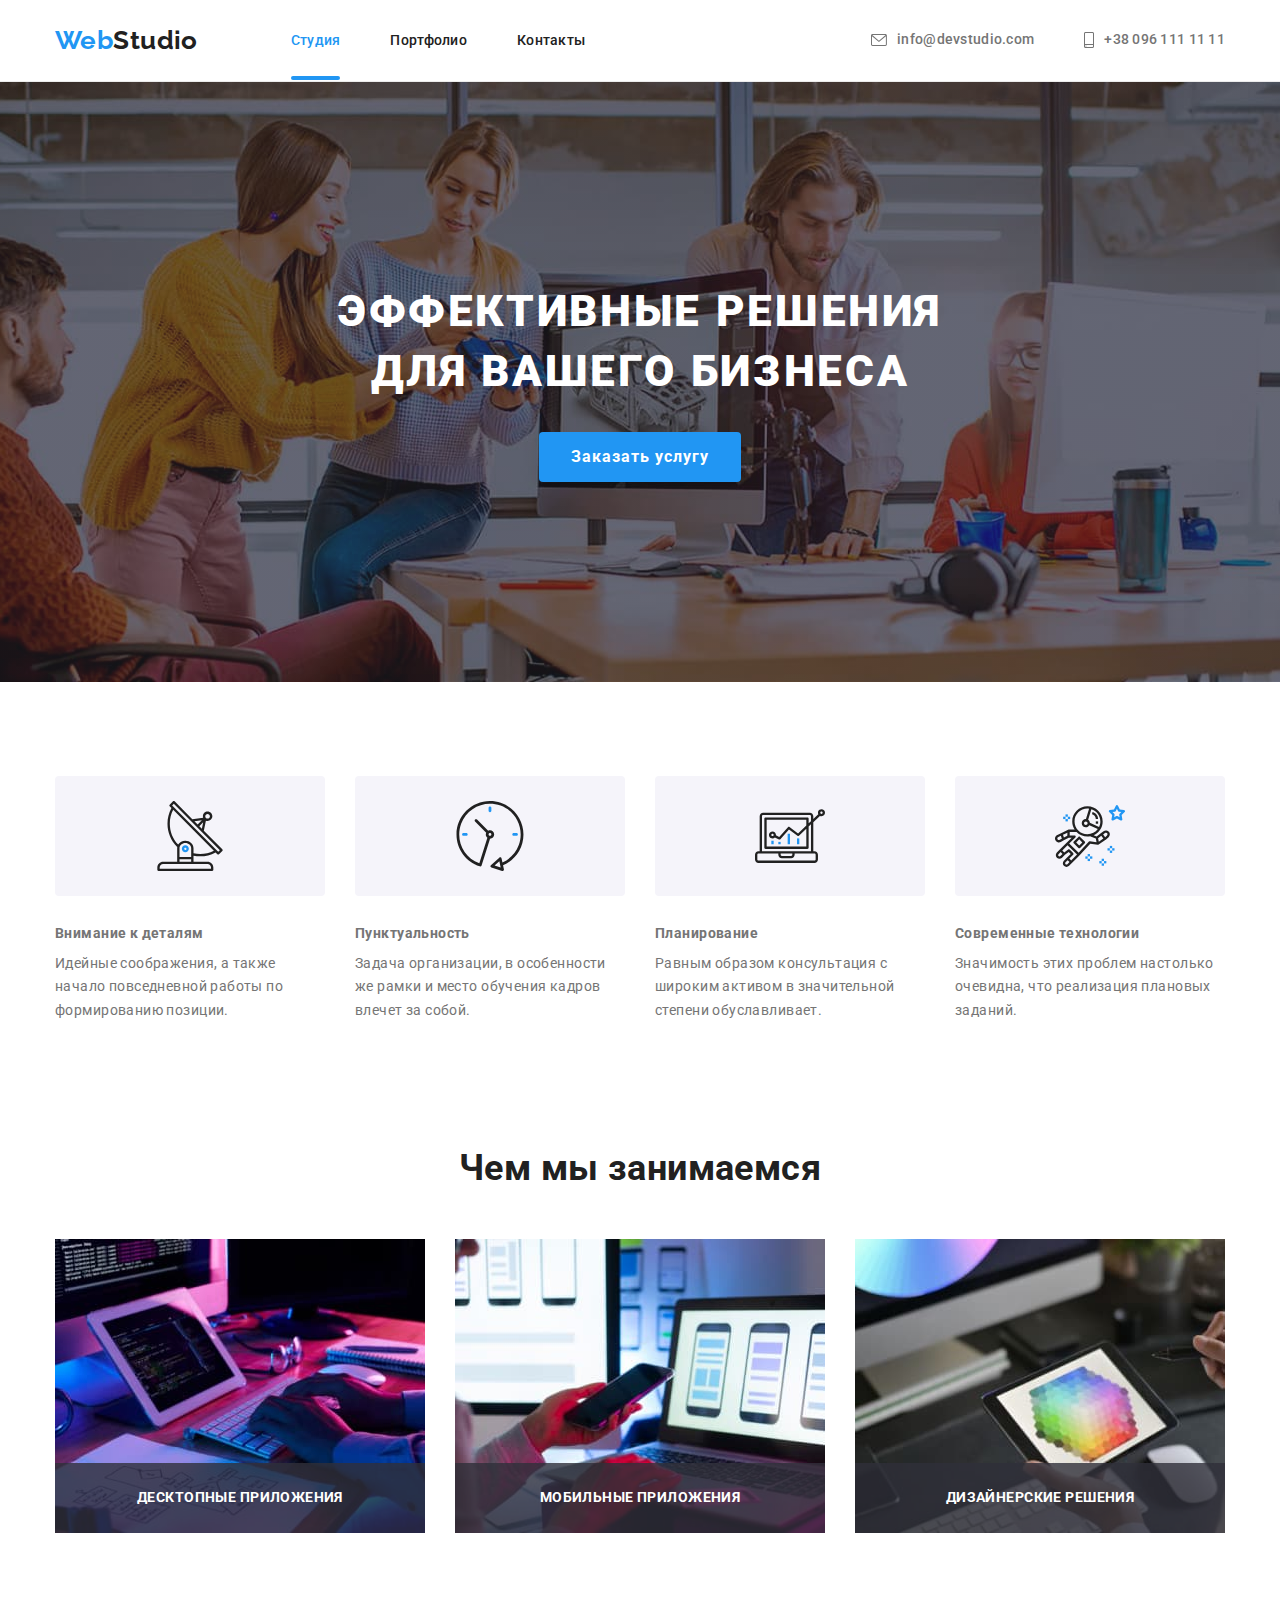
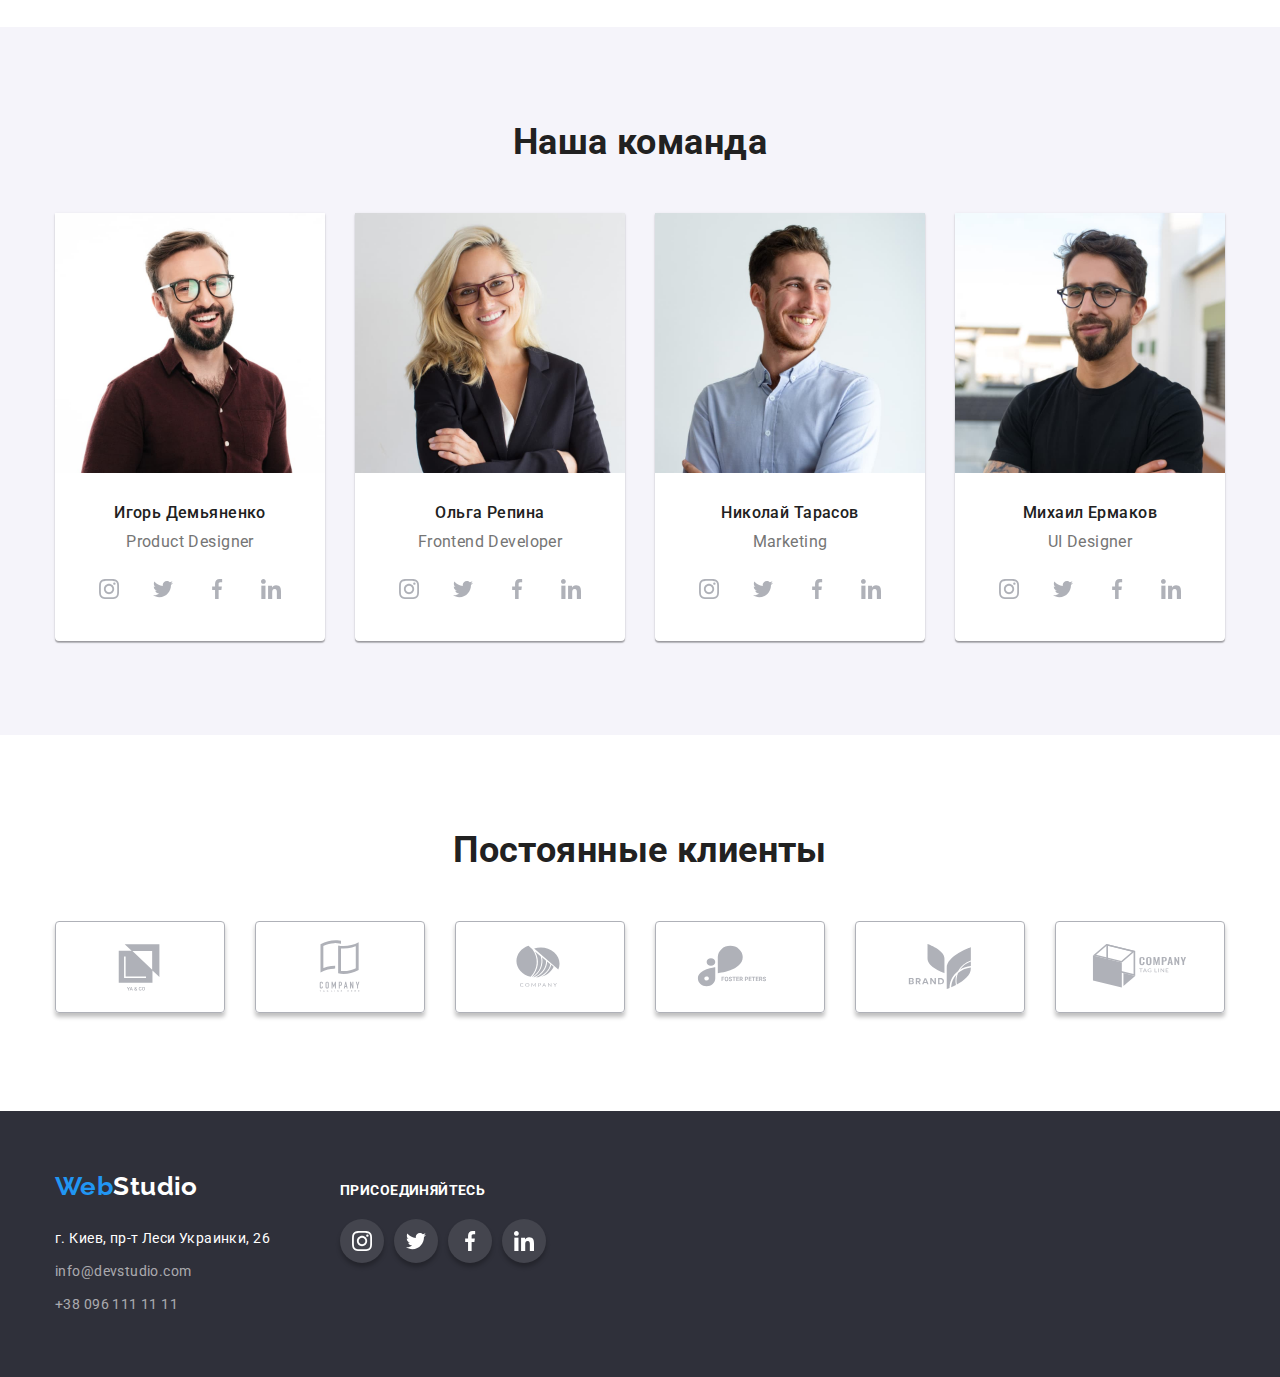
<file: index.html>
<!DOCTYPE html>
<html lang="ru">
  <head>
    <meta charset="UTF-8" />
    <meta http-equiv="X-UA-Compatible" content="IE=edge" />
    <meta name="viewport" content="width=device-width, initial-scale=1.0" />
    <title>Studia</title>
    <link rel="preconnect" href="https://fonts.gstatic.com" />
    <link
      href="https://fonts.googleapis.com/css2?family=Raleway:wght@700&family=Roboto:wght@400;500;700;900&display=swap"
      rel="stylesheet"
    />
    <link
      rel="stylesheet"
      href="https://cdnjs.cloudflare.com/ajax/libs/modern-normalize/1.1.0/modern-normalize.min.css"
    />
    <link rel="stylesheet" href="./css/styles.css" />
  </head>
  <body>
    <!-- Шапка Сайта-->
    <header>
      <div class="container main-nav">
        <a href="./index.html" class="logo"
          >Web<span class="accent">Studio</span></a
        >
        <nav>
          <ul class="site-nav list">
            <li class="item"><a href="/" class="current">Студия</a></li>
            <li class="item"><a href="./portfolio.html">Портфолио</a></li>
            <li class="item"><a href="/">Контакты</a></li>
          </ul>
        </nav>
        <ul class="contacts-list">
          <li class="item">
            <a href="mailto:info@devstudio.com" class="envelope">
              <svg width="16px" height="12px" class="envelope-icon">
                <use href="./images/symbol-defs.svg#icon-envelope"></use>
              </svg>
              info@devstudio.com</a
            >
          </li>
          <li class="item">
            <a href="tel:+380961111111" class="envelope">
              <svg class="envelope-icon" width="10px" height="16px">
                <use href="./images/symbol-defs.svg#icon-smartphone"></use>
              </svg>
              +38 096 111 11 11</a
            >
          </li>
        </ul>
      </div>
    </header>
    <main>
      <!-- Решения для бизнеса-->
      <section class="hero">
        <h1 class="hero-title">Эффективные решения<br />для вашего бизнеса</h1>
        <button type="button" class="button" data-modal-open>
          Заказать услугу
        </button>
      </section>
      <div class="backdrop is-hidden" data-modal>
        <div class="modal">
          <button type="button" class="modal-button" data-modal-close>
            <svg class="modal-close-icon" width="11" height="11">
              <use href="./images/symbol-defs.svg#icon-close"></use>
            </svg>
          </button>
        </div>
      </div>
      <!-- Особенности в работах-->
      <section class="section">
        <div class="container">
          <h2 class="visually-hidden">Особенности в работах</h2>
          <ul class="list-text">
            <li class="list-text-item">
              <div class="list-text-icons">
                <svg width="70px" height="70px">
                  <use href="./images/symbol-defs.svg#icon-antenna"></use>
                </svg>
              </div>
              <h3>Внимание к деталям</h3>
              <p>
                Идейные соображения, а также начало повседневной работы по
                формированию позиции.
              </p>
            </li>
            <li class="list-text-item clock">
              <div class="list-text-icons">
                <svg width="70px" height="70px">
                  <use href="./images/symbol-defs.svg#icon-clock"></use>
                </svg>
              </div>
              <h3>Пунктуальность</h3>
              <p>
                Задача организации, в особенности же рамки и место обучения
                кадров влечет за собой.
              </p>
            </li>
            <li class="list-text-item diagram">
              <div class="list-text-icons">
                <svg width="70px" height="70px">
                  <use href="./images/symbol-defs.svg#icon-diagram"></use>
                </svg>
              </div>
              <h3>Планирование</h3>
              <p>
                Равным образом консультация с широким активом в значительной
                степени обуславливает.
              </p>
            </li>
            <li class="list-text-item astronaut">
              <div class="list-text-icons">
                <svg width="70px" height="70px">
                  <use href="./images/symbol-defs.svg#icon-astronaut"></use>
                </svg>
              </div>
              <h3>Современные технологии</h3>
              <p>
                Значимость этих проблем настолько очевидна, что реализация
                плановых заданий.
              </p>
            </li>
          </ul>
        </div>
      </section>
      <!-- Чем мы занимаемся-->
      <section class="section work">
        <div class="container">
          <h2 class="section-title">Чем мы занимаемся</h2>
          <ul class="list">
            <li>
              <div class="list-work">
                <img
                  src="./images/planshet.jpg"
                  alt="печать текста на клавиатуре"
                  width="370"
                />
                <p class="overlay-work">Десктопные приложения</p>
              </div>
            </li>
            <li>
              <div class="list-work">
                <img
                  src="./images/telefon.jpg"
                  alt="с телефоном в руках"
                  width="370"
                />
                <p class="overlay-work">Мобильные приложения</p>
              </div>
            </li>
            <li>
              <div class="list-work">
                <img
                  src="./images/risunok.jpg"
                  alt="с планшетом в руках"
                  width="370"
                />
                <p class="overlay-work">Дизайнерские решения</p>
              </div>
            </li>
          </ul>
        </div>
      </section>
      <!-- Команда-->
      <section class="section-our-team">
        <div class="container">
          <h2 class="section-title">Наша команда</h2>
          <ul class="list">
            <li class="list-item">
              <img
                src="./images/igordemjanenko.jpg"
                alt="Игорь Демьяненко"
                width="270"
              />

              <h3>Игорь Демьяненко</h3>
              <p>Product Designer</p>

              <ul class="list-icons-team">
                <li>
                  <a href="https://www.instagram.com/" class="icons-team">
                    <svg class="icon-team" width="20px" height="20px">
                      <use href="./images/symbol-defs.svg#icon-instagram"></use>
                    </svg>
                  </a>
                </li>
                <li>
                  <a href="https://www.twitter.com/" class="icons-team">
                    <svg class="icon-team" width="20px" height="20px">
                      <use href="./images/symbol-defs.svg#icon-twitter"></use>
                    </svg>
                  </a>
                </li>
                <li>
                  <a href="https://www.facebook.com/" class="icons-team">
                    <svg class="icon-team" width="20px" height="20px">
                      <use href="./images/symbol-defs.svg#icon-facebook"></use>
                    </svg>
                  </a>
                </li>
                <li>
                  <a href="https://www.linkedin.com/" class="icons-team">
                    <svg class="icon-team" width="20px" height="20px">
                      <use href="./images/symbol-defs.svg#icon-linkedin"></use>
                    </svg>
                  </a>
                </li>
              </ul>
            </li>
            <li class="list-item">
              <img
                src="./images/olgarepina.jpg"
                alt="Ольга Репина"
                width="270"
              />

              <h3>Ольга Репина</h3>
              <p>Frontend Developer</p>

              <ul class="list-icons-team">
                <li>
                  <a href="https://www.instagram.com/" class="icons-team">
                    <svg class="icon-team" width="20px" height="20px">
                      <use href="./images/symbol-defs.svg#icon-instagram"></use>
                    </svg>
                  </a>
                </li>
                <li>
                  <a href="https://www.twitter.com/" class="icons-team">
                    <svg class="icon-team" width="20px" height="20px">
                      <use href="./images/symbol-defs.svg#icon-twitter"></use>
                    </svg>
                  </a>
                </li>
                <li>
                  <a href="https://www.facebook.com/" class="icons-team">
                    <svg class="icon-team" width="20px" height="20px">
                      <use href="./images/symbol-defs.svg#icon-facebook"></use>
                    </svg>
                  </a>
                </li>
                <li>
                  <a href="https://www.linkedin.com/" class="icons-team">
                    <svg class="icon-team" width="20px" height="20px">
                      <use href="./images/symbol-defs.svg#icon-linkedin"></use>
                    </svg>
                  </a>
                </li>
              </ul>
            </li>
            <li class="list-item">
              <img
                src="./images/nikolajtarasov.jpg"
                alt="Николай Тарасов"
                width="270"
              />

              <h3>Николай Тарасов</h3>
              <p>Marketing</p>

              <ul class="list-icons-team">
                <li>
                  <a href="https://www.instagram.com/" class="icons-team">
                    <svg class="icon-team" width="20px" height="20px">
                      <use href="./images/symbol-defs.svg#icon-instagram"></use>
                    </svg>
                  </a>
                </li>
                <li>
                  <a href="https://www.twitter.com/" class="icons-team">
                    <svg class="icon-team" width="20px" height="20px">
                      <use href="./images/symbol-defs.svg#icon-twitter"></use>
                    </svg>
                  </a>
                </li>
                <li>
                  <a href="https://www.facebook.com/" class="icons-team">
                    <svg class="icon-team" width="20px" height="20px">
                      <use href="./images/symbol-defs.svg#icon-facebook"></use>
                    </svg>
                  </a>
                </li>
                <li>
                  <a href="https://www.linkedin.com/" class="icons-team">
                    <svg class="icon-team" width="20px" height="20px">
                      <use href="./images/symbol-defs.svg#icon-linkedin"></use>
                    </svg>
                  </a>
                </li>
              </ul>
            </li>
            <li class="list-item">
              <img
                src="./images/mikhailyermakov.jpg"
                alt="Михаил Ермаков"
                width="270"
              />

              <h3>Михаил Ермаков</h3>
              <p>UI Designer</p>

              <ul class="list-icons-team">
                <li>
                  <a href="https://www.instagram.com/" class="icons-team">
                    <svg class="icon-team" width="20px" height="20px">
                      <use href="./images/symbol-defs.svg#icon-instagram"></use>
                    </svg>
                  </a>
                </li>
                <li>
                  <a href="https://www.twitter.com/" class="icons-team">
                    <svg class="icon-team" width="20px" height="20px">
                      <use href="./images/symbol-defs.svg#icon-twitter"></use>
                    </svg>
                  </a>
                </li>
                <li>
                  <a href="https://www.facebook.com/" class="icons-team">
                    <svg class="icon-team" width="20px" height="20px">
                      <use href="./images/symbol-defs.svg#icon-facebook"></use>
                    </svg>
                  </a>
                </li>
                <li>
                  <a href="https://www.linkedin.com/" class="icons-team">
                    <svg class="icon-team" width="20px" height="20px">
                      <use href="./images/symbol-defs.svg#icon-linkedin"></use>
                    </svg>
                  </a>
                </li>
              </ul>
            </li>
          </ul>
        </div>
      </section>
      <section class="our-clients">
        <div class="container">
          <h2 class="section-title">Постоянные клиенты</h2>
          <ul class="list-logos">
            <li class="svg-logo-list">
              <a href="/" class="logo-client">
                <svg width="106px" height="60px" class="svg-logo">
                  <use href="./images/symbol-defs.svg#icon-Logo1"></use>
                </svg>
              </a>
            </li>
            <li class="svg-logo-list">
              <a href="/" class="logo-client">
                <svg width="106px" height="60px" class="svg-logo">
                  <use href="./images/symbol-defs.svg#icon-Logo2"></use>
                </svg>
              </a>
            </li>
            <li class="svg-logo-list">
              <a href="/" class="logo-client">
                <svg width="106px" height="60px" class="svg-logo">
                  <use href="./images/symbol-defs.svg#icon-Logo3"></use>
                </svg>
              </a>
            </li>
            <li class="svg-logo-list">
              <a href="/" class="logo-client">
                <svg width="106px" height="60px" class="svg-logo">
                  <use href="./images/symbol-defs.svg#icon-Logo4"></use>
                </svg>
              </a>
            </li>
            <li class="svg-logo-list">
              <a href="/" class="logo-client">
                <svg width="106px" height="60px" class="svg-logo">
                  <use href="./images/symbol-defs.svg#icon-Logo5"></use>
                </svg>
              </a>
            </li>
            <li class="svg-logo-list">
              <a href="/" class="logo-client">
                <svg width="106px" height="60px" class="svg-logo">
                  <use href="./images/symbol-defs.svg#icon-Logo6"></use>
                </svg>
              </a>
            </li>
          </ul>
        </div>
      </section>
    </main>
    <!--Футер-->
    <footer>
      <div class="container footer-container">
        <div class="nav-footer">
          <a href="/" class="logo logo-footer"
            >Web<span class="accent-footer">Studio</span></a
          >
          <address>
            <ul class="list-footer">
              <li>
                <a
                  class="adress"
                  href="https://goo.gl/maps/MWfXR5edQ5mQwXb56"
                  target="_blank"
                  rel="noreferrer noopener"
                  title="карты google"
                  >г. Киев, пр-т Леси Украинки, 26</a
                >
              </li>
              <li>
                <a class="contacts-footer" href="mailto:info@devstudio.com"
                  >info@devstudio.com</a
                >
              </li>
              <li>
                <a class="contacts-footer" href="tel:+380961111111"
                  >+38 096 111 11 11</a
                >
              </li>
            </ul>
          </address>
        </div>
        <div class="icons-nav-footer">
          <p class="text-footer">Присоединяйтесь</p>
          <ul class="list-icons-footer">
            <li>
              <a href="https://www.instagram.com/" class="icons-footer">
                <svg class="icon-footer" width="20px" height="20px">
                  <use href="./images/symbol-defs.svg#icon-instagram"></use>
                </svg>
              </a>
            </li>
            <li>
              <a href="https://www.twitter.com/" class="icons-footer">
                <svg class="icon-footer" width="20px" height="20px">
                  <use href="./images/symbol-defs.svg#icon-twitter"></use>
                </svg>
              </a>
            </li>
            <li>
              <a href="https://www.facebook.com/" class="icons-footer">
                <svg class="icon-footer" width="20px" height="20px">
                  <use href="./images/symbol-defs.svg#icon-facebook"></use>
                </svg>
              </a>
            </li>
            <li>
              <a href="https://www.linkedin.com/" class="icons-footer">
                <svg class="icon-footer" width="20px" height="20px">
                  <use href="./images/symbol-defs.svg#icon-linkedin"></use>
                </svg>
              </a>
            </li>
          </ul>
        </div>
      </div>
    </footer>
    <script src="./modal.js"></script>
  </body>
</html>
</file>
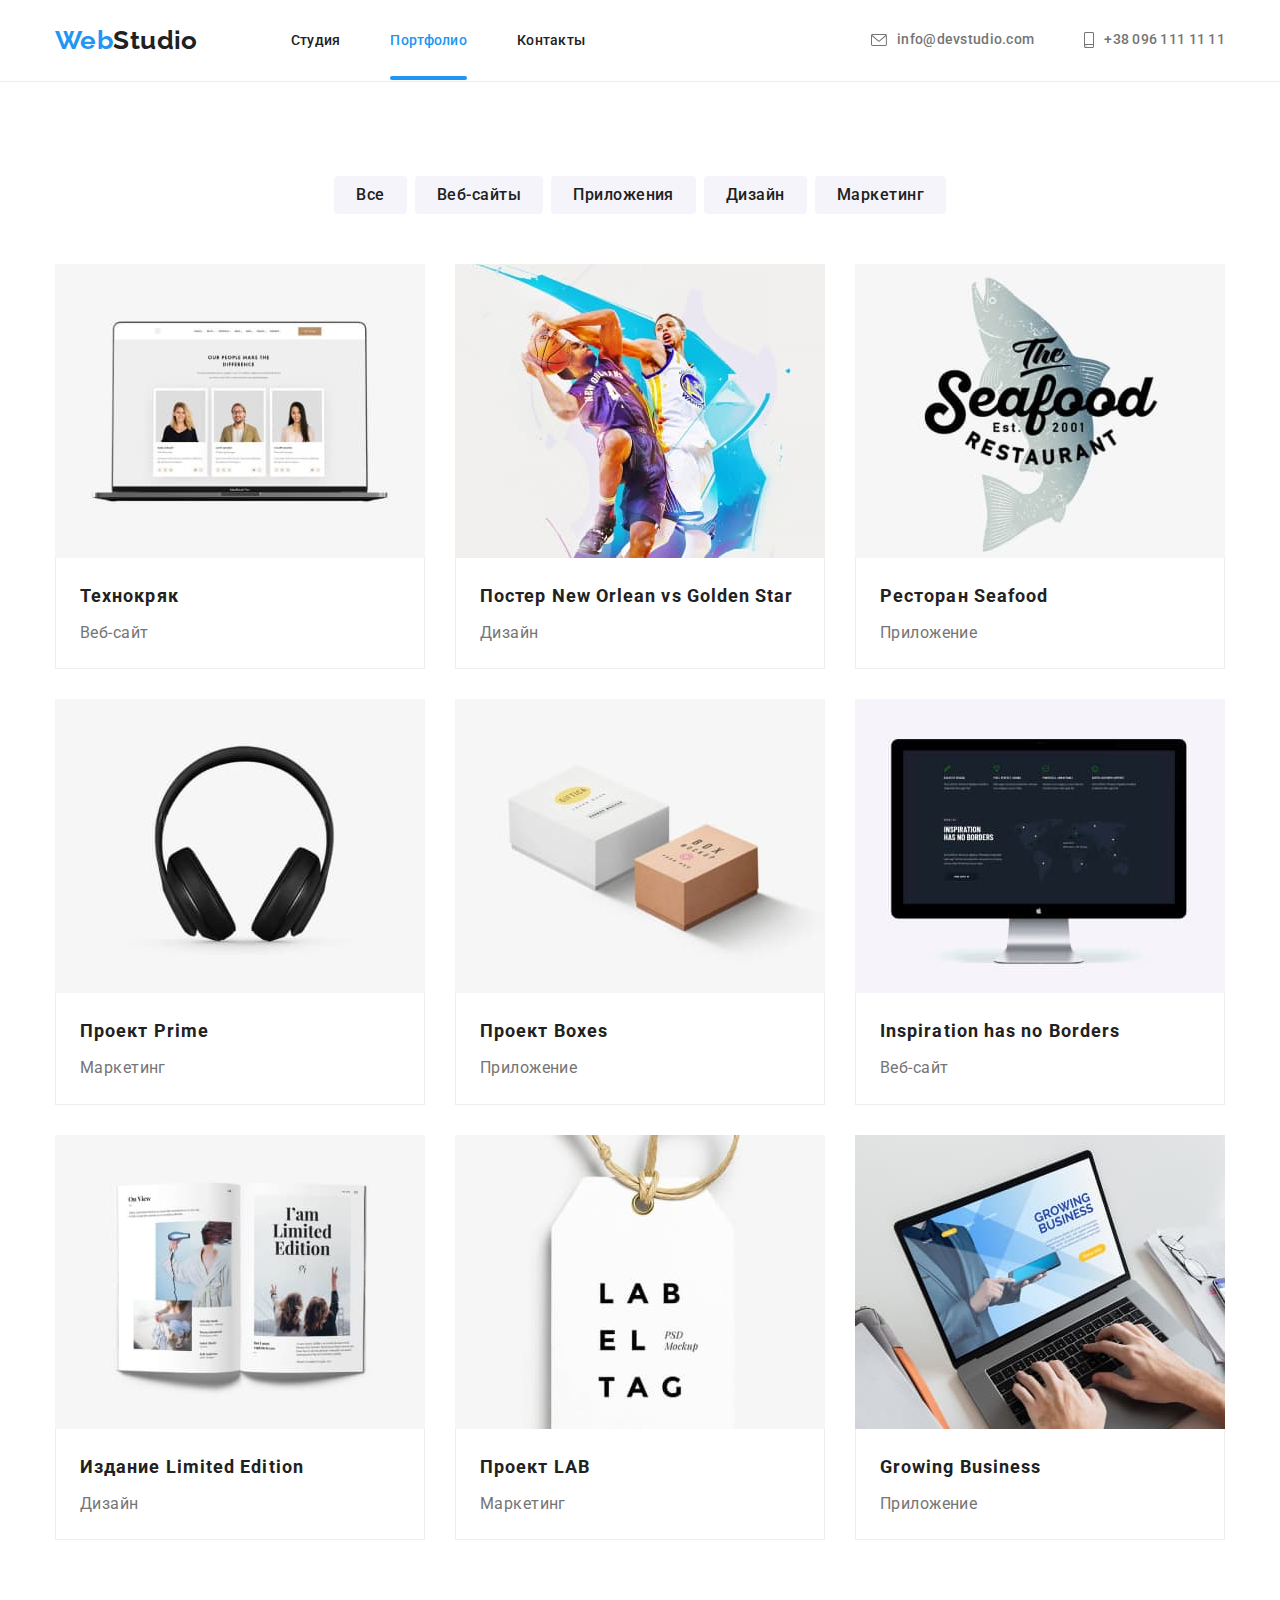
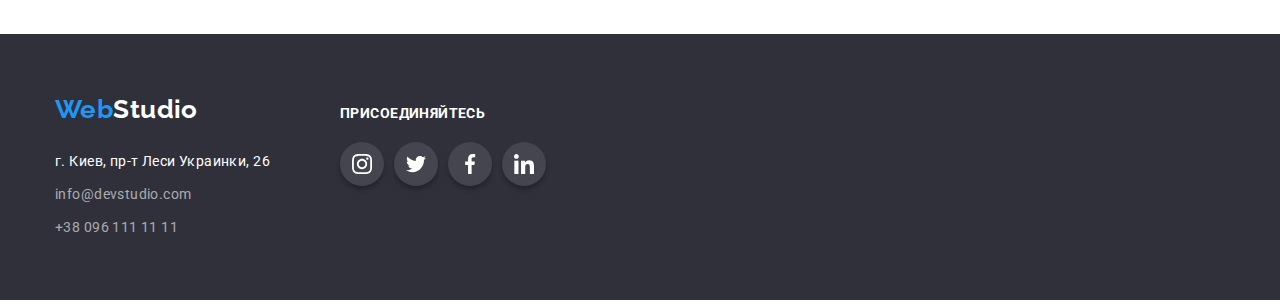
<file: portfolio.html>
<!DOCTYPE html>
<html lang="ru">
  <head>
    <meta charset="UTF-8" />
    <meta http-equiv="X-UA-Compatible" content="IE=edge" />
    <meta name="viewport" content="width=device-width, initial-scale=1.0" />
    <title>portfolio</title>
    <link rel="preconnect" href="https://fonts.gstatic.com" />
    <link
      href="https://fonts.googleapis.com/css2?family=Raleway:wght@700&family=Roboto:wght@400;500;700;900&display=swap"
      rel="stylesheet"
    />
    <link
      rel="stylesheet"
      href="https://cdnjs.cloudflare.com/ajax/libs/modern-normalize/1.1.0/modern-normalize.min.css"
    />
    <link rel="stylesheet" href="./css/styles.css" />
  </head>
  <body>
    <!-- Шапка Сайта-->
    <header>
      <div class="container main-nav">
        <a href="./index.html" class="logo"
          >Web<span class="accent">Studio</span></a
        >
        <nav>
          <ul class="site-nav list">
            <li class="item">
              <a href="./index.html">Студия</a>
            </li>
            <li class="item"><a href="/" class="current">Портфолио</a></li>
            <li class="item"><a href="/">Контакты</a></li>
          </ul>
        </nav>
        <ul class="contacts-list">
          <li class="item">
            <a href="mailto:info@devstudio.com" class="envelope">
              <svg width="16px" height="12px" class="envelope-icon">
                <use href="./images/symbol-defs.svg#icon-envelope"></use>
              </svg>
              info@devstudio.com</a
            >
          </li>
          <li class="item">
            <a href="tel:+380961111111" class="envelope">
              <svg class="envelope-icon" width="10px" height="16px">
                <use href="./images/symbol-defs.svg#icon-smartphone"></use>
              </svg>
              +38 096 111 11 11</a
            >
          </li>
        </ul>
      </div>
    </header>
    <main>
      <section class="section">
        <div class="container">
          <h1 class="visually-hidden">Примеры работ</h1>
          <ul class="list-button">
            <li>
              <button type="button" class="filter-button">Все</button>
            </li>
            <li>
              <button type="button" class="filter-button">Веб-сайты</button>
            </li>
            <li>
              <button type="button" class="filter-button">Приложения</button>
            </li>
            <li>
              <button type="button" class="filter-button">Дизайн</button>
            </li>
            <li>
              <button type="button" class="filter-button">Маркетинг</button>
            </li>
          </ul>
          <ul class="list-photo">
            <li class="list-element">
              <a href="/" class="link-portfolio">
                <div class="list-photo-wraper">
                  <img
                    src="./images/webpage.jpg"
                    alt="три человека"
                    width="370"
                  />
                  <p class="overlay">
                    Ресурс предлагает комплексные предложения с разным уровнем
                    функционала и сервисов. Все это позволит посетителю получить
                    исчерпывающие сведения о компании или частном лице.
                  </p>
                </div>

                <div class="list-photo-element">
                  <h2>Технокряк</h2>
                  <p>Веб-сайт</p>
                </div>
              </a>
            </li>
            <li class="list-element">
              <a href="/" class="link-portfolio">
                <div class="list-photo-wraper">
                  <img
                    src="./images/poster.jpg"
                    alt="баскетболисты"
                    width="370"
                  />
                  <p class="overlay">
                    Ресурс предлагает комплексные предложения с разным уровнем
                    функционала и сервисов. Все это позволит посетителю получить
                    исчерпывающие сведения о компании или частном лице.
                  </p>
                </div>
                <div class="list-photo-element">
                  <h2>Постер New Orlean vs Golden Star</h2>
                  <p>Дизайн</p>
                </div>
              </a>
            </li>
            <li class="list-element">
              <a href="/" class="link-portfolio">
                <div class="list-photo-wraper">
                  <img
                    src="./images/restaurant.jpg"
                    alt="емблема ресторана"
                    width="370"
                  />
                  <p class="overlay">
                    Ресурс предлагает комплексные предложения с разным уровнем
                    функционала и сервисов. Все это позволит посетителю получить
                    исчерпывающие сведения о компании или частном лице.
                  </p>
                </div>
                <div class="list-photo-element">
                  <h2>Ресторан Seafood</h2>
                  <p>Приложение</p>
                </div>
              </a>
            </li>
            <li class="list-element">
              <a href="/" class="link-portfolio">
                <div class="list-photo-wraper">
                  <img src="./images/music.jpg" alt="наушники" width="370" />
                  <p class="overlay">
                    Ресурс предлагает комплексные предложения с разным уровнем
                    функционала и сервисов. Все это позволит посетителю получить
                    исчерпывающие сведения о компании или частном лице.
                  </p>
                </div>
                <div class="list-photo-element">
                  <h2>Проект Prime</h2>
                  <p>Маркетинг</p>
                </div>
              </a>
            </li>
            <li class="list-element">
              <a href="/" class="link-portfolio">
                <div class="list-photo-wraper">
                  <img src="./images/boxes.jpg" alt="коробки" width="370" />
                  <p class="overlay">
                    Ресурс предлагает комплексные предложения с разным уровнем
                    функционала и сервисов. Все это позволит посетителю получить
                    исчерпывающие сведения о компании или частном лице.
                  </p>
                </div>
                <div class="list-photo-element">
                  <h2>Проект Boxes</h2>
                  <p>Приложение</p>
                </div>
              </a>
            </li>
            <li class="list-element">
              <a href="/" class="link-portfolio">
                <div class="list-photo-wraper">
                  <img src="./images/monitor.jpg" alt="монитор" width="370" />
                  <p class="overlay">
                    Ресурс предлагает комплексные предложения с разным уровнем
                    функционала и сервисов. Все это позволит посетителю получить
                    исчерпывающие сведения о компании или частном лице.
                  </p>
                </div>
                <div class="list-photo-element">
                  <h2>Inspiration has no Borders</h2>
                  <p>Веб-сайт</p>
                </div>
              </a>
            </li>
            <li class="list-element">
              <a href="/" class="link-portfolio">
                <div class="list-photo-wraper">
                  <img src="./images/magazine.jpg" alt="журнал" width="370" />
                  <p class="overlay">
                    Ресурс предлагает комплексные предложения с разным уровнем
                    функционала и сервисов. Все это позволит посетителю получить
                    исчерпывающие сведения о компании или частном лице.
                  </p>
                </div>
                <div class="list-photo-element">
                  <h2>Издание Limited Edition</h2>
                  <p>Дизайн</p>
                </div>
              </a>
            </li>
            <li class="list-element">
              <a href="/" class="link-portfolio">
                <div class="list-photo-wraper">
                  <img src="./images/birka.jpg" alt="бирка" width="370" />
                  <p class="overlay">
                    Ресурс предлагает комплексные предложения с разным уровнем
                    функционала и сервисов. Все это позволит посетителю получить
                    исчерпывающие сведения о компании или частном лице.
                  </p>
                </div>
                <div class="list-photo-element">
                  <h2>Проект LAB</h2>
                  <p>Маркетинг</p>
                </div>
              </a>
            </li>
            <li class="list-element">
              <a href="/" class="link-portfolio">
                <div class="list-photo-wraper">
                  <img src="./images/notebook.jpg" alt="бирка" width="370" />
                  <p class="overlay">
                    Ресурс предлагает комплексные предложения с разным уровнем
                    функционала и сервисов. Все это позволит посетителю получить
                    исчерпывающие сведения о компании или частном лице.
                  </p>
                </div>
                <div class="list-photo-element">
                  <h2>Growing Business</h2>
                  <p>Приложение</p>
                </div>
              </a>
            </li>
          </ul>
        </div>
      </section>
    </main>
    <!--Футер-->
    <footer>
      <div class="container footer-container">
        <div class="nav-footer">
          <a href="/" class="logo logo-footer"
            >Web<span class="accent-footer">Studio</span></a
          >
          <address>
            <ul class="list-footer">
              <li>
                <a
                  class="adress"
                  href="https://goo.gl/maps/MWfXR5edQ5mQwXb56"
                  target="_blank"
                  rel="noreferrer noopener"
                  title="карты google"
                  >г. Киев, пр-т Леси Украинки, 26</a
                >
              </li>
              <li>
                <a class="contacts-footer" href="mailto:info@devstudio.com"
                  >info@devstudio.com</a
                >
              </li>
              <li>
                <a class="contacts-footer" href="tel:+380961111111"
                  >+38 096 111 11 11</a
                >
              </li>
            </ul>
          </address>
        </div>
        <div class="icons-nav-footer">
          <p class="text-footer">Присоединяйтесь</p>
          <ul class="list-icons-footer">
            <li>
              <a href="https://www.instagram.com/" class="icons-footer">
                <svg class="icon-footer" width="20px" height="20px">
                  <use href="./images/symbol-defs.svg#icon-instagram"></use>
                </svg>
              </a>
            </li>
            <li>
              <a href="https://www.twitter.com/" class="icons-footer">
                <svg class="icon-footer" width="20px" height="20px">
                  <use href="./images/symbol-defs.svg#icon-twitter"></use>
                </svg>
              </a>
            </li>
            <li>
              <a href="https://www.facebook.com/" class="icons-footer">
                <svg class="icon-footer" width="20px" height="20px">
                  <use href="./images/symbol-defs.svg#icon-facebook"></use>
                </svg>
              </a>
            </li>
            <li>
              <a href="https://www.linkedin.com/" class="icons-footer">
                <svg class="icon-footer" width="20px" height="20px">
                  <use href="./images/symbol-defs.svg#icon-linkedin"></use>
                </svg>
              </a>
            </li>
          </ul>
        </div>
      </div>
    </footer>
  </body>
</html>
</file>
<file: css/styles.css>
:root {
  --primary-text-color: #212121;
  --secondary-text-color: #757575;
  --accent: #2196f3;
  --font-color: #ffffff;
  --secondary-font-color: #2f303a;
  --third-font-color: #f5f4fa;
}
h1,
h2,
h3,
p {
  margin-top: 0;
  margin-bottom: 0;
}
html {
  box-sizing: border-box;
}
header {
  padding-top: 25px;
  padding-bottom: 25px;
  border-bottom: 1px solid #ececec;
}
body {
  background-color: var(--font-color);
  color: var(--primary-text-color);
  margin: 0;

  font-family: roboto, sans-serif;
  letter-spacing: 0.03em;
  font-size: 14px;
  line-height: 1.7;
}

img {
  display: block;
}

.list {
  display: flex;
  flex-wrap: wrap;
  list-style: none;
  padding: 0;
  margin: 0;
}
.list .item:not(:last-child) {
  margin-right: 50px;
}
.list li:not(:last-child) {
  margin-right: 30px;
}
.list-item {
  background-color: var(--font-color);
  margin-bottom: 0;
  box-shadow: 0px 1px 3px rgba(0, 0, 0, 0.12), 0px 1px 1px rgba(0, 0, 0, 0.14),
    0px 2px 1px rgba(0, 0, 0, 0.2);
  border-radius: 0px 0px 4px 4px;
}
a {
  text-decoration: none;
}
.list-text {
  display: flex;
  flex-wrap: nowrap;
  list-style: none;
  padding-left: 0;
  margin: 0;
}
.list-text li:not(:last-child) {
  margin-right: 30px;
}

.list-text-item {
  height: auto;
  width: 270px;

  margin-bottom: 30px;
}
.list-text-icons {
  background-color: var(--third-font-color);
  height: 120px;
  margin-bottom: 30px;
  align-items: center;
  justify-content: center;
  display: flex;
  border-radius: 4px;
}

.container {
  width: 1200px;
  padding-left: 15px;
  padding-right: 15px;
  margin: 0 auto;
}

/* header */
.main-nav {
  display: flex;
  align-items: center;
}

.logo {
  color: var(--accent);
  margin-right: 93px;

  font-family: raleway;
  font-weight: bold;
  font-size: 26px;
  line-height: 1.19;
}

.accent {
  color: var(--primary-text-color);
}
.accent-footer {
  color: var(--font-color);
}

.site-nav a {
  color: var(--primary-text-color);

  font-weight: 500;
  font-size: 14px;
  line-height: 1.14;
  letter-spacing: 0.02em;
  padding-bottom: 32px;
  transition: color 250ms cubic-bezier(0.4, 0, 0.2, 1);
}

.site-nav a:hover,
.site-nav a:focus {
  color: var(--accent);
}
.site-nav .current {
  color: var(--accent);
  padding-bottom: 32px;
}
.current {
  position: relative;
}
.current::after {
  content: "";
  background-color: var(--accent);
  position: absolute;
  width: 100%;
  height: 4px;
  bottom: 0;
  left: 0;
  border-radius: 2px;
}
.site-nav {
  display: flex;
}

.site-nav .item {
  margin-right: 50px;
  display: block;
}
.site-nav .item:last-child {
  margin-right: 0;
}
.contacts-list a {
  color: var(--secondary-text-color);

  font-weight: 500;
  font-size: 14px;
  line-height: 1.14;
  letter-spacing: 0.02em;
}

.contacts-list {
  display: flex;
  list-style: none;
  padding-left: 0;
  padding: 0;
  margin-top: 0;
  margin-bottom: 0;
  margin-left: auto;
}
.contacts-list .item + .item {
  margin-left: 50px;
}
.envelope {
  display: flex;
  align-items: center;
  transition: color 250ms cubic-bezier(0.4, 0, 0.2, 1);
}
.envelope:hover,
.envelope:focus {
  color: var(--accent);
  cursor: pointer;
}
.envelope-icon {
  margin-right: 10px;
  fill: currentColor;
}

.visually-hidden {
  position: absolute;
  width: 1px;
  height: 1px;
  margin: -1px;
  border: 0;
  padding: 0;
  white-space: nowrap;
  clip-path: inset(100%);
  clip: rect(0 0 0 0);
  overflow: hidden;
}

/* hero */
.hero {
  background-color: var(--secondary-font-color);
  text-align: center;
  margin-left: auto;
  margin-right: auto;
  padding-top: 200px;
  padding-bottom: 200px;
  max-width: 1600px;
  background-image: linear-gradient(
      to right,
      rgba(47, 48, 58, 40%),
      rgba(47, 48, 58, 40%)
    ),
    url("../images/hero.jpg");

  background-repeat: no-repeat;
  background-position: center;
  background-size: cover;
}

.hero-title {
  color: var(--font-color);
  margin-top: 0;
  margin-bottom: 30px;
  font-weight: 900;
  font-size: 44px;
  line-height: 1.36;

  letter-spacing: 0.06em;
  text-transform: uppercase;
}

.backdrop {
  position: fixed;
  top: 0;
  left: 0;
  width: 100%;
  height: 100%;
  background-color: rgba(0, 0, 0, 0.2);
  transition: opacity 250ms cubic-bezier(0.4, 0, 0.2, 1),
    visibility 250ms cubic-bezier(0.4, 0, 0.2, 1);
}
.backdrop.is-hidden {
  opacity: 0;
  pointer-events: none;
  visibility: visible;
}
.modal {
  position: absolute;
  top: 50%;
  left: 50%;
  transform: translate(-50%, -50%);
  min-height: 581px;
  min-width: 528px;
  background-color: rgba(255, 255, 255, 1);
  border-radius: 4px;
  box-shadow: 0px 1px 3px rgba(0, 0, 0, 0.12), 0px 1px 1px rgba(0, 0, 0, 0.14),
    0px 2px 1px rgba(0, 0, 0, 0.2);
}

/* section */
.section {
  padding-top: 94px;
  padding-bottom: 94px;
}
.work {
  padding-top: 0;
}
.list-work {
  position: relative;
  z-index: -1;
}
.overlay-work {
  position: absolute;
  bottom: 0;
  left: 0;
  width: 100%;
  padding: 27px 82px;
  height: 70px;
  font-style: normal;
  font-weight: 700;
  font-size: 14px;
  line-height: 1.14;
  text-align: center;
  letter-spacing: 0.03em;
  text-transform: uppercase;
  background-color: rgba(47, 48, 58, 0.8);
  color: var(--font-color);
}
.section-title {
  color: var(--primary-text-color);
  margin-top: 0;
  margin-bottom: 50px;

  font-weight: bold;
  font-size: 36px;
  line-height: 1.17;
  text-align: center;
}
.section h3 {
  margin-bottom: 10px;

  font-weight: bold;
  font-size: 14px;
  line-height: 1.14;
}

.section {
  color: var(--secondary-text-color);
  margin-bottom: 0;
  margin-top: 0;
}
.section-our-team {
  background-color: var(--third-font-color);

  padding-top: 94px;
  padding-bottom: 94px;
}
.section-our-team p {
  color: var(--secondary-text-color);

  font-size: 16px;
  line-height: 1.19;
  text-align: center;
}

.section-our-team h3 {
  margin-top: 30px;
  margin-bottom: 10px;

  font-weight: 500;
  font-size: 16px;
  line-height: 1.19;
  text-align: center;
}

.icons-nav-team {
  display: flex;
  justify-content: center;
}
.list-icons-team {
  list-style: none;
  display: flex;
  padding-left: 0;
  justify-content: center;
  margin-top: 16px;
  margin-bottom: 0;
  margin-bottom: 30px;
}
.list-icons-team li:not(:last-child) {
  margin-right: 10px;
}

.icons-team {
  display: flex;
  align-items: center;
  justify-content: center;
  width: 44px;
  height: 44px;
  border-radius: 50%;
  fill: rgba(175, 177, 184, 1);
  transition: background-color 250ms cubic-bezier(0.4, 0, 0.2, 1),
    fill 250ms cubic-bezier(0.4, 0, 0.2, 1);
}
.icons-team:hover,
.icons-team:focus {
  background-color: var(--accent);
  fill: var(--font-color);
}

/* button */
.button {
  color: var(--font-color);
  background: var(--accent);
  cursor: pointer;
  border-radius: 4px;
  padding: 10px 32px;
  min-width: 200px;
  text-align: center;
  box-shadow: 0px 4px 4px rgba(0, 0, 0, 0.15);
  border: 0;

  font-family: inherit;
  font-weight: bold;
  font-size: 16px;
  line-height: 1.88;
  letter-spacing: 0.06em;
  transition: background 250ms cubic-bezier(0.4, 0, 0.2, 1),
    box-shadow 250ms cubic-bezier(0.4, 0, 0.2, 1),
    border-radius 250ms cubic-bezier(0.4, 0, 0.2, 1);
}
.button:hover,
.button:focus {
  background: #188ce8;
  box-shadow: 0px 4px 4px rgba(0, 0, 0, 0.15);
  border-radius: 0;
}
.modal-button {
  width: 30px;
  height: 30px;
  position: absolute;
  top: 8px;
  right: 8px;
  border-radius: 50%;
  border: 1px solid rgba(0, 0, 0, 0.1);
  background-color: var(--font-color);
  padding: 0;
  display: flex;
  justify-content: center;
  align-items: center;
  cursor: pointer;
  transition: fill 250ms cubic-bezier(0.4, 0, 0.2, 1);
}
.modal-button:hover,
.modal-button:focus {
  fill: var(--font-color);
}
.filter-button {
  color: var(--primary-text-color);
  min-width: 73px;
  background-color: var(--third-font-color);
  border-radius: 4px;
  display: inline-block;
  text-align: center;
  padding: 6px 22px;
  box-shadow: none;
  border: 0;
  font-family: inherit;
  font-weight: 500;
  font-size: 16px;
  line-height: 1.63;
  letter-spacing: 0.03em;
  transition: color 250ms cubic-bezier(0.4, 0, 0.2, 1),
    background-color 250ms cubic-bezier(0.4, 0, 0.2, 1),
    box-shadow 250ms cubic-bezier(0.4, 0, 0.2, 1);
}

.filter-button:hover,
.filter-button:focus {
  color: var(--font-color);
  background-color: var(--accent);
  border-radius: 4px;
  box-shadow: 0px 2px 2px 0px rgba(0, 0, 0, 0.12),
    0px 1px 2px 0px rgba(0, 0, 0, 0.08), 0px 3px 1px 0px rgba(0, 0, 0, 0.1);
}
.our-clients {
  margin-top: 94px;
}
.logo-client {
  display: flex;
  align-items: center;
  justify-content: center;
  width: 170px;
  height: 92px;
  fill: #afb1b8;
  box-shadow: 0px 4px 4px 0px rgba(0, 0, 0, 0.25);
  border-radius: 4px;
  border: 1px solid #afb1b8;
  transition: fill 250ms cubic-bezier(0.4, 0, 0.2, 1),
    border 250ms cubic-bezier(0.4, 0, 0.2, 1);
}
.list-logos {
  display: flex;
  list-style: none;
  flex-wrap: nowrap;
  justify-content: space-between;
  padding-left: 0;
  margin-bottom: 98px;
  margin-top: 0;
}
.svg-logo-list:not(:last-child) {
  margin-right: 30px;
}
.logo-client:hover,
.logo-client:focus {
  fill: var(--accent);
  border: 1px solid #2196f3;
}
/* footer */

.logo-footer {
  margin-bottom: 25px;
  display: block;
  margin-right: 0;
}

.list-footer {
  list-style: none;
  margin-top: 0;
  margin-bottom: 0;

  padding-left: 0;
}
.list-footer li:not(:last-child) {
  margin-bottom: 9px;
}
footer {
  background-color: var(--secondary-font-color);
  padding-top: 60px;
  padding-bottom: 60px;
}
.footer-container {
  display: flex;
  width: 1200px;
  justify-content: left;
  align-items: baseline;
}
.adress {
  color: var(--font-color);
  margin-bottom: 9px;
  transition: color 250ms cubic-bezier(0.4, 0, 0.2, 1);
}
.adress:hover,
.adress:focus {
  color: var(--accent);
}
.contacts-footer {
  color: #ffffff99;
  margin-bottom: 9px;
  transition: color 250ms cubic-bezier(0.4, 0, 0.2, 1);
}
.contacts-footer:hover,
.contacts-footer:focus {
  color: var(--accent);
}
address {
  font-style: normal;
}
.text-footer {
  text-transform: uppercase;
  color: var(--font-color);
  font-weight: bold;
  font-size: 14px;
  line-height: 1.14;
  letter-spacing: 0.03em;
}

.icons-footer:hover,
.icons-footer:focus {
  background-color: var(--accent);
}

.icons-footer {
  display: flex;
  align-items: center;
  justify-content: center;
  width: 44px;
  height: 44px;
  border-radius: 50%;
  border: 1px rgba(0, 0, 0, 1);
  box-shadow: 0px 4px 4px 0px rgba(0, 0, 0, 0.25);
  background-color: rgba(68, 69, 78, 1);
  fill: #ffffff;
  transition: background-color 250ms cubic-bezier(0.4, 0, 0.2, 1);
}
.icons-nav-footer {
  margin-left: 70px;
}
.list-icons-footer li:not(:last-child) {
  margin-right: 10px;
}
.list-icons-footer {
  list-style: none;
  display: flex;
  padding-left: 0;
  margin-top: 20px;
  margin-bottom: 0;
}

/* porfolio */

.list-photo {
  display: flex;
  flex-wrap: wrap;
  list-style: none;
  padding: 0;
  margin-bottom: 0;
  margin-top: 0;
}
.list-element {
  margin-right: 30px;
  width: 370px;
  margin-bottom: 30px;
}
.list-element:nth-child(3n) {
  margin-right: 0;
}
.list-element:nth-last-child(-n + 3) {
  margin-bottom: 0;
}
.overlay {
  position: absolute;
  background-color: rgba(33, 150, 243, 0.9);
  color: var(--font-color);
  top: 0;
  left: 0;
  padding: 63px 24px;
  font-size: 18px;
  line-height: 1.55;
  letter-spacing: 0.03em;
  height: 100%;
  width: 100%;
  overflow: hidden;
  transform: translateY(100%);
  transition: transform 250ms cubic-bezier(0.4, 0, 0.2, 1);
}
.list-photo-wraper {
  position: relative;
  overflow: hidden;
}

.link-portfolio {
  color: var(--secondary-text-color);

  font-size: 16px;
  line-height: 1.9;
  transition: box-shadow 250ms cubic-bezier(0.4, 0, 0.2, 1);
}

.link-portfolio h2 {
  color: var(--primary-text-color);
  margin-bottom: 4px;
  font-weight: bold;
  font-size: 18px;
  line-height: 2;
  letter-spacing: 0.06em;
}
.link-portfolio {
  display: inline-block;
}
.link-portfolio:hover,
.link-portfolio:focus {
  box-shadow: 1px 4px 6px 0px rgba(0, 0, 0, 0.16),
    0px 4px 4px 0px rgba(0, 0, 0, 0.06), 0px 1px 1px 0px rgba(0, 0, 0, 0.12);
}
.link-portfolio:focus .overlay,
.link-portfolio:hover .overlay {
  transform: translateY(0);
}
.list-button {
  display: flex;
  list-style: none;
  margin: 0;

  margin-bottom: 50px;
  padding-left: 0;
  justify-content: center;
}
.list-photo-element {
  padding: 20px 24px;
  border-left: 1px solid #eeeeee;
  border-right: 1px solid #eeeeee;
  border-bottom: 1px solid #eeeeee;
}
.list-button li:not(:last-child) {
  margin-right: 8px;
}
</file>
